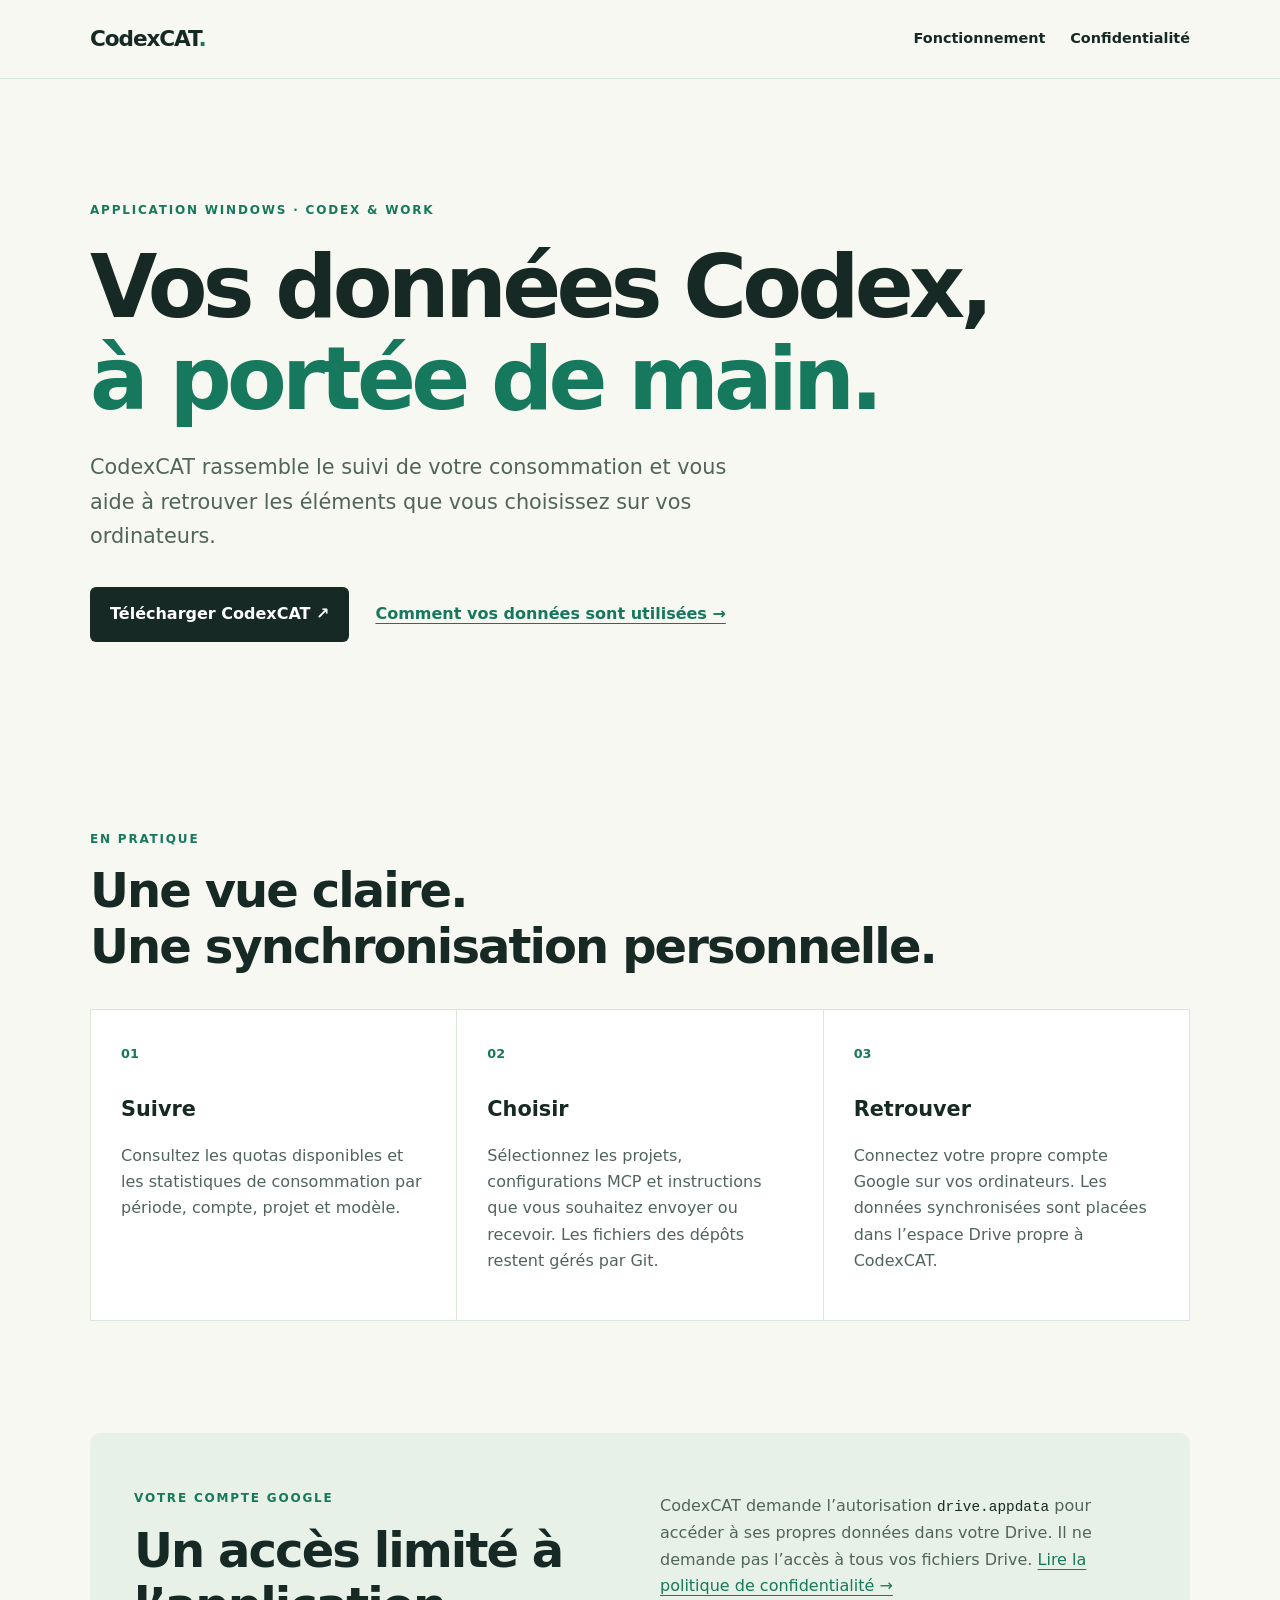
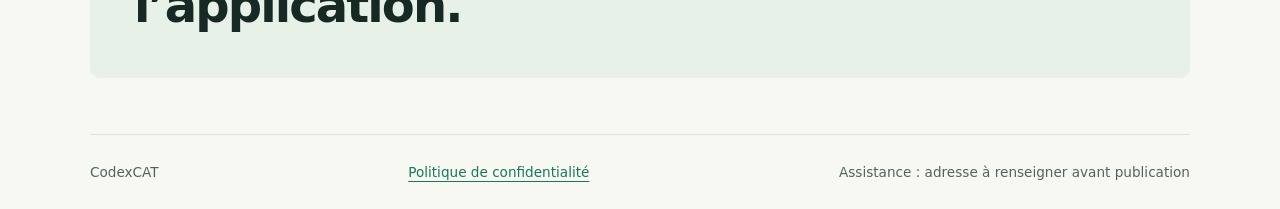
<file: docs/index.html>
<!doctype html>
<html lang="fr">
<head>
  <meta charset="utf-8">
  <meta name="viewport" content="width=device-width, initial-scale=1">
  <meta name="description" content="CodexCAT : suivi de l’utilisation de Codex et synchronisation personnelle entre ordinateurs.">
  <title>CodexCAT — suivi et synchronisation</title>
  <link rel="stylesheet" href="style.css">
</head>
<body>
  <header class="header"><div class="wrap header-inner"><a class="brand" href="index.html">CodexCAT<span>.</span></a><nav aria-label="Navigation principale"><a href="#fonctionnement">Fonctionnement</a><a href="confidentialite.html">Confidentialité</a></nav></div></header>
  <main>
    <section class="hero wrap"><p class="eyebrow">APPLICATION WINDOWS · CODEX &amp; WORK</p><h1>Vos données Codex,<br><em>à portée de main.</em></h1><p class="lead">CodexCAT rassemble le suivi de votre consommation et vous aide à retrouver les éléments que vous choisissez sur vos ordinateurs.</p><div class="actions"><a class="button" href="https://github.com/azhago/CodexCAT-releases/releases">Télécharger CodexCAT <span aria-hidden="true">↗</span></a><a class="text-link" href="confidentialite.html">Comment vos données sont utilisées →</a></div></section>
    <section class="section wrap" id="fonctionnement"><div class="section-heading"><p class="eyebrow">EN PRATIQUE</p><h2>Une vue claire.<br>Une synchronisation personnelle.</h2></div><div class="cards"><article><span class="number">01</span><h3>Suivre</h3><p>Consultez les quotas disponibles et les statistiques de consommation par période, compte, projet et modèle.</p></article><article><span class="number">02</span><h3>Choisir</h3><p>Sélectionnez les projets, configurations MCP et instructions que vous souhaitez envoyer ou recevoir. Les fichiers des dépôts restent gérés par Git.</p></article><article><span class="number">03</span><h3>Retrouver</h3><p>Connectez votre propre compte Google sur vos ordinateurs. Les données synchronisées sont placées dans l’espace Drive propre à CodexCAT.</p></article></div></section>
    <section class="section wrap"><div class="callout"><div><p class="eyebrow">VOTRE COMPTE GOOGLE</p><h2>Un accès limité à l’application.</h2></div><p>CodexCAT demande l’autorisation <code>drive.appdata</code> pour accéder à ses propres données dans votre Drive. Il ne demande pas l’accès à tous vos fichiers Drive. <a href="confidentialite.html">Lire la politique de confidentialité →</a></p></div></section>
  </main>
  <footer class="wrap footer"><span>CodexCAT</span><a href="confidentialite.html">Politique de confidentialité</a><span>Assistance : adresse à renseigner avant publication</span></footer>
</body>
</html>
</file>
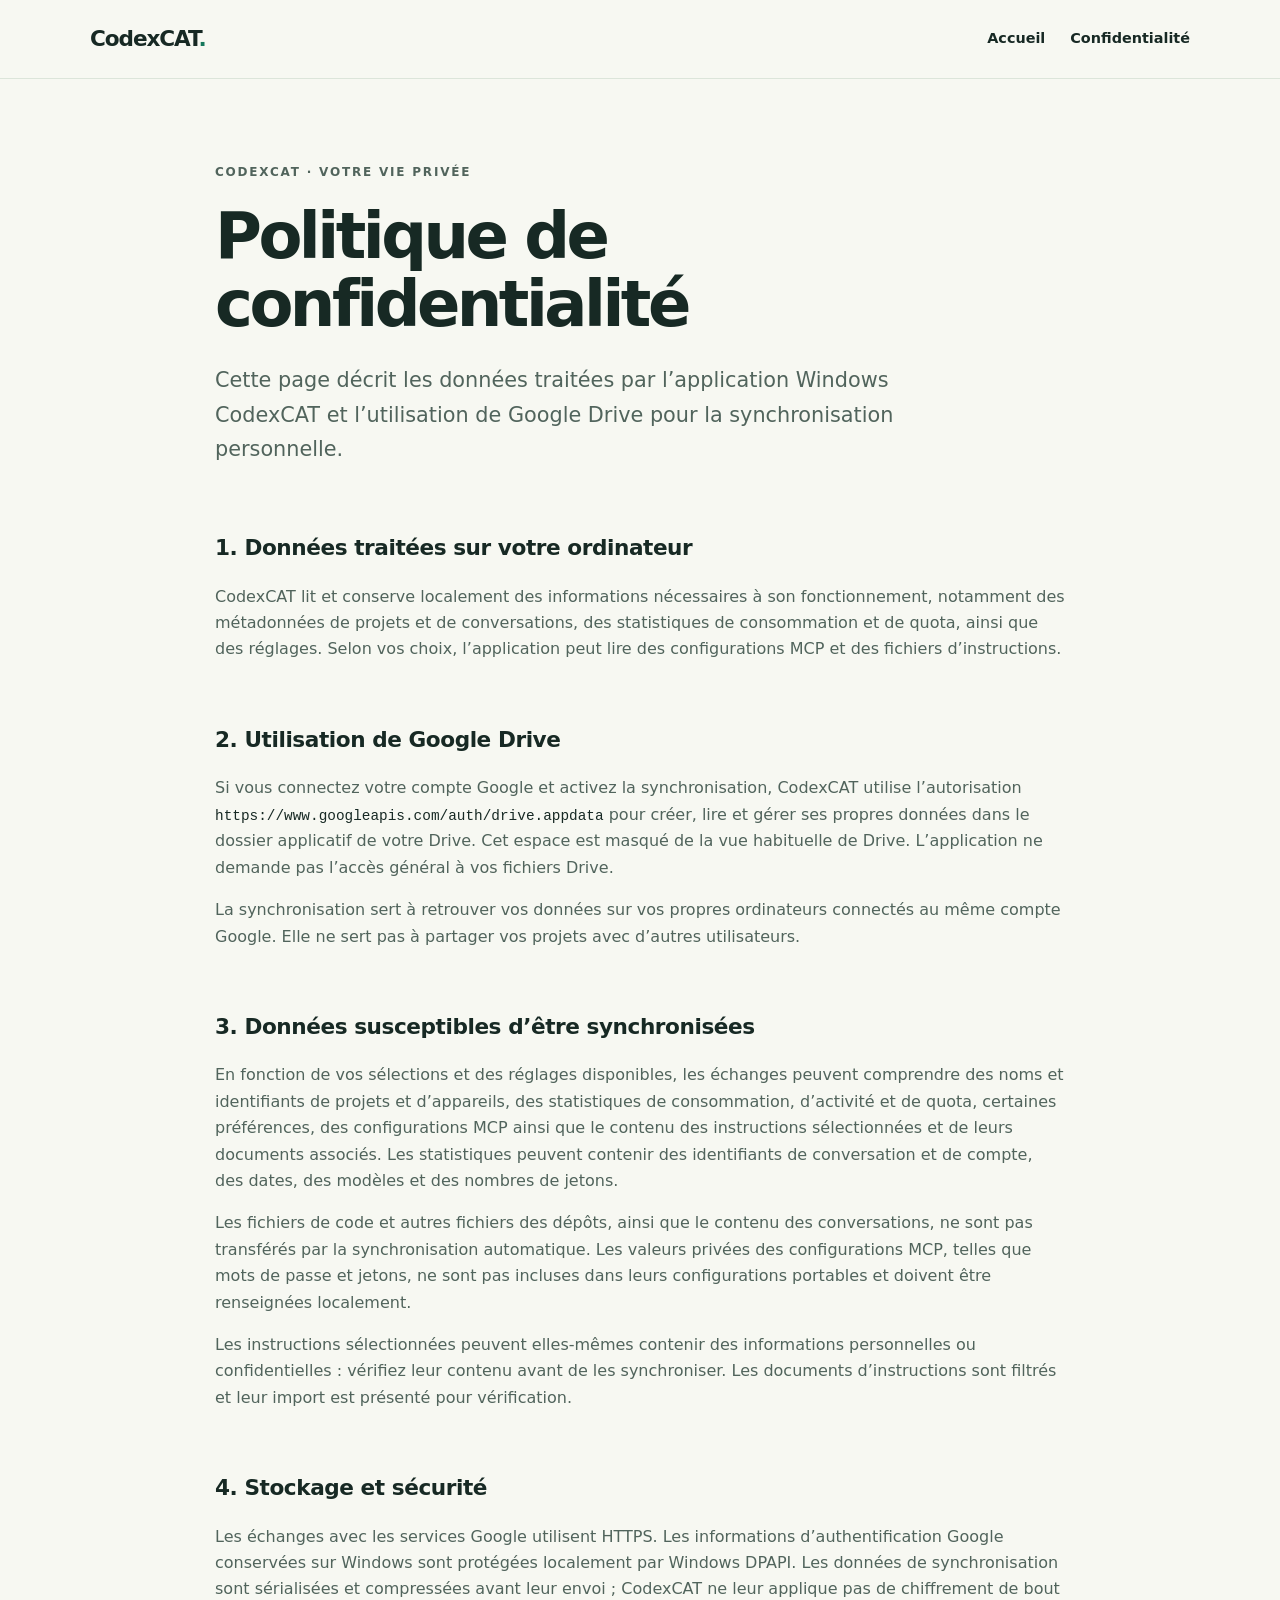
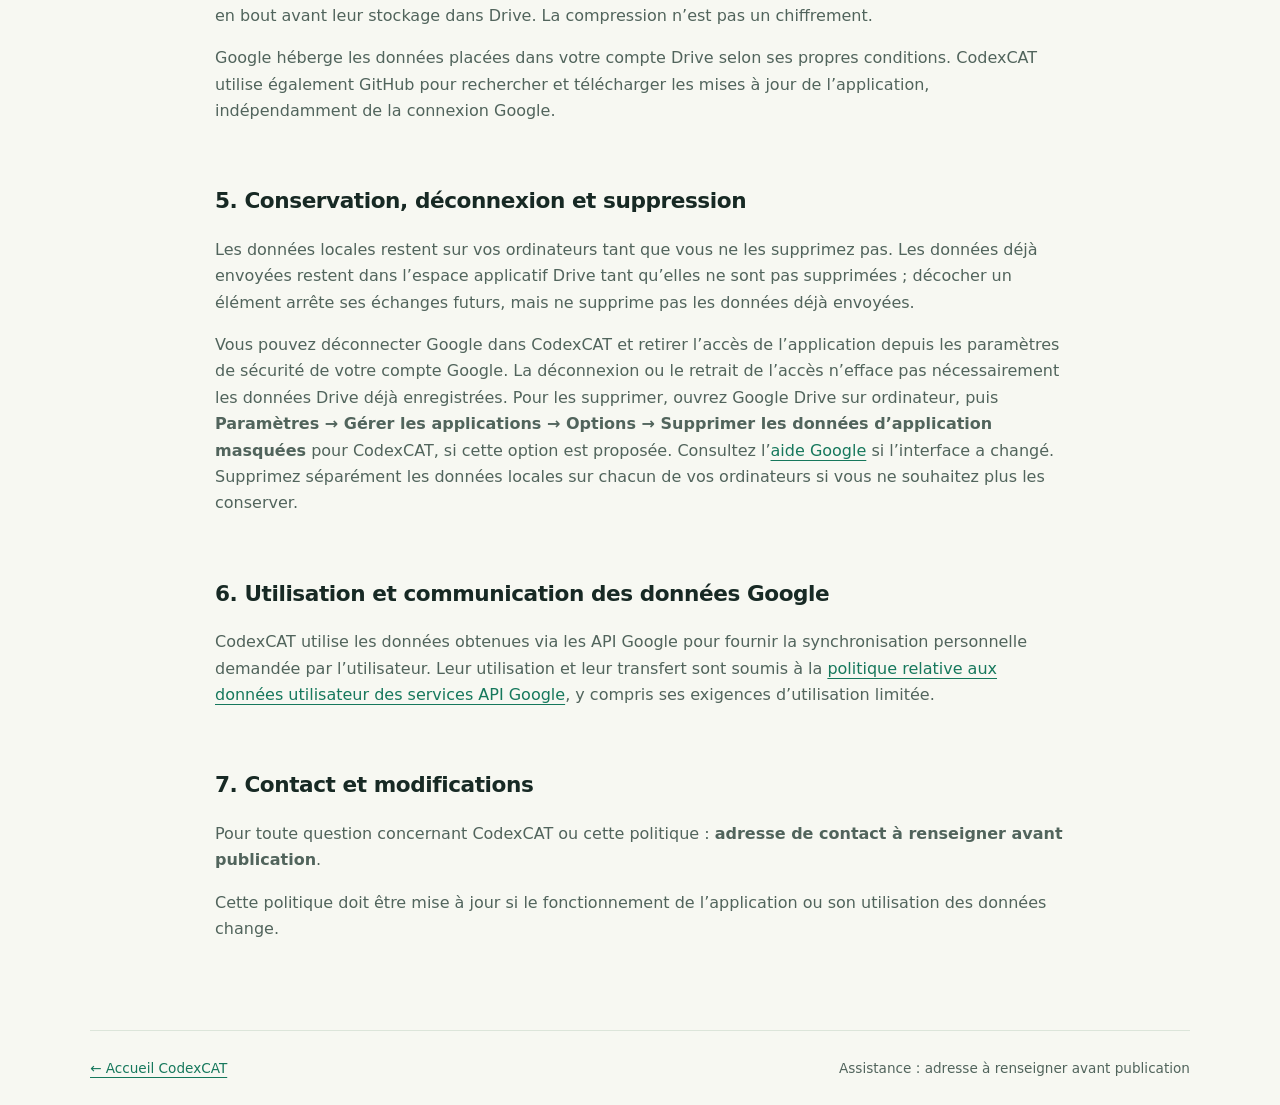
<file: docs/confidentialite.html>
<!doctype html>
<html lang="fr">
<head>
  <meta charset="utf-8">
  <meta name="viewport" content="width=device-width, initial-scale=1">
  <meta name="description" content="Politique de confidentialité de CodexCAT et utilisation des données Google Drive.">
  <title>Confidentialité — CodexCAT</title>
  <link rel="stylesheet" href="style.css">
</head>
<body>
  <header class="header"><div class="wrap header-inner"><a class="brand" href="index.html">CodexCAT<span>.</span></a><nav aria-label="Navigation principale"><a href="index.html">Accueil</a><a href="confidentialite.html" aria-current="page">Confidentialité</a></nav></div></header>
  <main class="wrap policy"><p class="eyebrow">CODEXCAT · VOTRE VIE PRIVÉE</p><h1>Politique de confidentialité</h1><p class="lead">Cette page décrit les données traitées par l’application Windows CodexCAT et l’utilisation de Google Drive pour la synchronisation personnelle.</p>
    <section><h2>1. Données traitées sur votre ordinateur</h2><p>CodexCAT lit et conserve localement des informations nécessaires à son fonctionnement, notamment des métadonnées de projets et de conversations, des statistiques de consommation et de quota, ainsi que des réglages. Selon vos choix, l’application peut lire des configurations MCP et des fichiers d’instructions.</p></section>
    <section><h2>2. Utilisation de Google Drive</h2><p>Si vous connectez votre compte Google et activez la synchronisation, CodexCAT utilise l’autorisation <code>https://www.googleapis.com/auth/drive.appdata</code> pour créer, lire et gérer ses propres données dans le dossier applicatif de votre Drive. Cet espace est masqué de la vue habituelle de Drive. L’application ne demande pas l’accès général à vos fichiers Drive.</p><p>La synchronisation sert à retrouver vos données sur vos propres ordinateurs connectés au même compte Google. Elle ne sert pas à partager vos projets avec d’autres utilisateurs.</p></section>
    <section><h2>3. Données susceptibles d’être synchronisées</h2><p>En fonction de vos sélections et des réglages disponibles, les échanges peuvent comprendre des noms et identifiants de projets et d’appareils, des statistiques de consommation, d’activité et de quota, certaines préférences, des configurations MCP ainsi que le contenu des instructions sélectionnées et de leurs documents associés. Les statistiques peuvent contenir des identifiants de conversation et de compte, des dates, des modèles et des nombres de jetons.</p><p>Les fichiers de code et autres fichiers des dépôts, ainsi que le contenu des conversations, ne sont pas transférés par la synchronisation automatique. Les valeurs privées des configurations MCP, telles que mots de passe et jetons, ne sont pas incluses dans leurs configurations portables et doivent être renseignées localement.</p><p>Les instructions sélectionnées peuvent elles-mêmes contenir des informations personnelles ou confidentielles : vérifiez leur contenu avant de les synchroniser. Les documents d’instructions sont filtrés et leur import est présenté pour vérification.</p></section>
    <section><h2>4. Stockage et sécurité</h2><p>Les échanges avec les services Google utilisent HTTPS. Les informations d’authentification Google conservées sur Windows sont protégées localement par Windows DPAPI. Les données de synchronisation sont sérialisées et compressées avant leur envoi ; CodexCAT ne leur applique pas de chiffrement de bout en bout avant leur stockage dans Drive. La compression n’est pas un chiffrement.</p><p>Google héberge les données placées dans votre compte Drive selon ses propres conditions. CodexCAT utilise également GitHub pour rechercher et télécharger les mises à jour de l’application, indépendamment de la connexion Google.</p></section>
    <section><h2>5. Conservation, déconnexion et suppression</h2><p>Les données locales restent sur vos ordinateurs tant que vous ne les supprimez pas. Les données déjà envoyées restent dans l’espace applicatif Drive tant qu’elles ne sont pas supprimées ; décocher un élément arrête ses échanges futurs, mais ne supprime pas les données déjà envoyées.</p><p>Vous pouvez déconnecter Google dans CodexCAT et retirer l’accès de l’application depuis les paramètres de sécurité de votre compte Google. La déconnexion ou le retrait de l’accès n’efface pas nécessairement les données Drive déjà enregistrées. Pour les supprimer, ouvrez Google Drive sur ordinateur, puis <strong>Paramètres → Gérer les applications → Options → Supprimer les données d’application masquées</strong> pour CodexCAT, si cette option est proposée. Consultez l’<a href="https://support.google.com/googleone/answer/9004014?hl=fr">aide Google</a> si l’interface a changé. Supprimez séparément les données locales sur chacun de vos ordinateurs si vous ne souhaitez plus les conserver.</p></section>
    <section><h2>6. Utilisation et communication des données Google</h2><p>CodexCAT utilise les données obtenues via les API Google pour fournir la synchronisation personnelle demandée par l’utilisateur. Leur utilisation et leur transfert sont soumis à la <a href="https://developers.google.com/terms/api-services-user-data-policy">politique relative aux données utilisateur des services API Google</a>, y compris ses exigences d’utilisation limitée.</p></section>
    <section><h2>7. Contact et modifications</h2><p>Pour toute question concernant CodexCAT ou cette politique : <strong>adresse de contact à renseigner avant publication</strong>.</p><p>Cette politique doit être mise à jour si le fonctionnement de l’application ou son utilisation des données change.</p></section>
  </main>
  <footer class="wrap footer"><a href="index.html">← Accueil CodexCAT</a><span>Assistance : adresse à renseigner avant publication</span></footer>
</body>
</html>
</file>
<file: docs/style.css>
:root{color-scheme:light;--ink:#172924;--muted:#51645c;--accent:#16785c;--paper:#f7f8f2;--line:#dce5da}*{box-sizing:border-box}html{scroll-behavior:smooth}body{margin:0;background:var(--paper);color:var(--ink);font:16px/1.65 system-ui,-apple-system,"Segoe UI",sans-serif}a{color:var(--accent);text-underline-offset:4px}a:focus-visible{outline:3px solid #db9d43;outline-offset:4px}.wrap{width:min(1100px,calc(100% - 48px));margin-inline:auto}.header{border-bottom:1px solid var(--line)}.header-inner{min-height:78px;display:flex;align-items:center;justify-content:space-between;gap:24px}.brand{font-size:1.35rem;font-weight:800;color:var(--ink);text-decoration:none;letter-spacing:-.05em}.brand span{color:var(--accent)}nav{display:flex;gap:25px;flex-wrap:wrap}nav a{font-size:.9rem;font-weight:600;color:var(--ink);text-decoration:none}.hero{padding-block:110px 120px}.eyebrow{color:var(--accent);font-size:.75rem;font-weight:800;letter-spacing:.15em}.hero h1,.policy h1{font-size:clamp(2.8rem,6.8vw,5.8rem);line-height:1.06;letter-spacing:-.055em;margin:20px 0 25px}.hero em{font-style:normal;color:var(--accent)}.lead{font-size:clamp(1.1rem,2vw,1.3rem);color:var(--muted);max-width:680px}.actions{display:flex;gap:26px;align-items:center;flex-wrap:wrap;margin-top:34px}.button{background:var(--ink);color:white;border-radius:6px;padding:14px 20px;text-decoration:none;font-weight:700}.text-link{font-weight:650}.section{padding-block:56px}.section-heading h2,.callout h2{font-size:clamp(2rem,4vw,3rem);letter-spacing:-.04em;line-height:1.15;margin:14px 0 35px}.cards{display:grid;grid-template-columns:repeat(3,1fr);gap:1px;background:var(--line);border:1px solid var(--line)}.cards article{padding:30px;background:#fff}.number{color:var(--accent);font-size:.8rem;font-weight:800}.cards h3{font-size:1.3rem;margin:26px 0 8px}.cards p,.callout p{color:var(--muted)}.callout{background:#e7f1e7;border-radius:10px;padding:44px;display:grid;grid-template-columns:1fr 1fr;gap:40px}.callout h2{margin-bottom:0}.callout .eyebrow{color:var(--accent)}.footer{border-top:1px solid var(--line);padding-block:26px;display:flex;gap:24px;justify-content:space-between;flex-wrap:wrap;color:var(--muted);font-size:.85rem}.policy{max-width:850px;padding-block:72px}.policy h1{font-size:clamp(2.7rem,5vw,4.2rem)}.policy section{padding-top:25px}.policy h2{font-size:1.35rem;letter-spacing:-.02em}.policy p{color:var(--muted)}code{font-size:.9em;overflow-wrap:anywhere;color:var(--ink)}@media(max-width:700px){.wrap{width:calc(100% - 32px)}.hero{padding-block:70px}.cards,.callout{grid-template-columns:1fr}.callout{padding:26px;gap:8px}.header-inner{padding-block:14px}.policy{padding-block:48px}}
</file>
